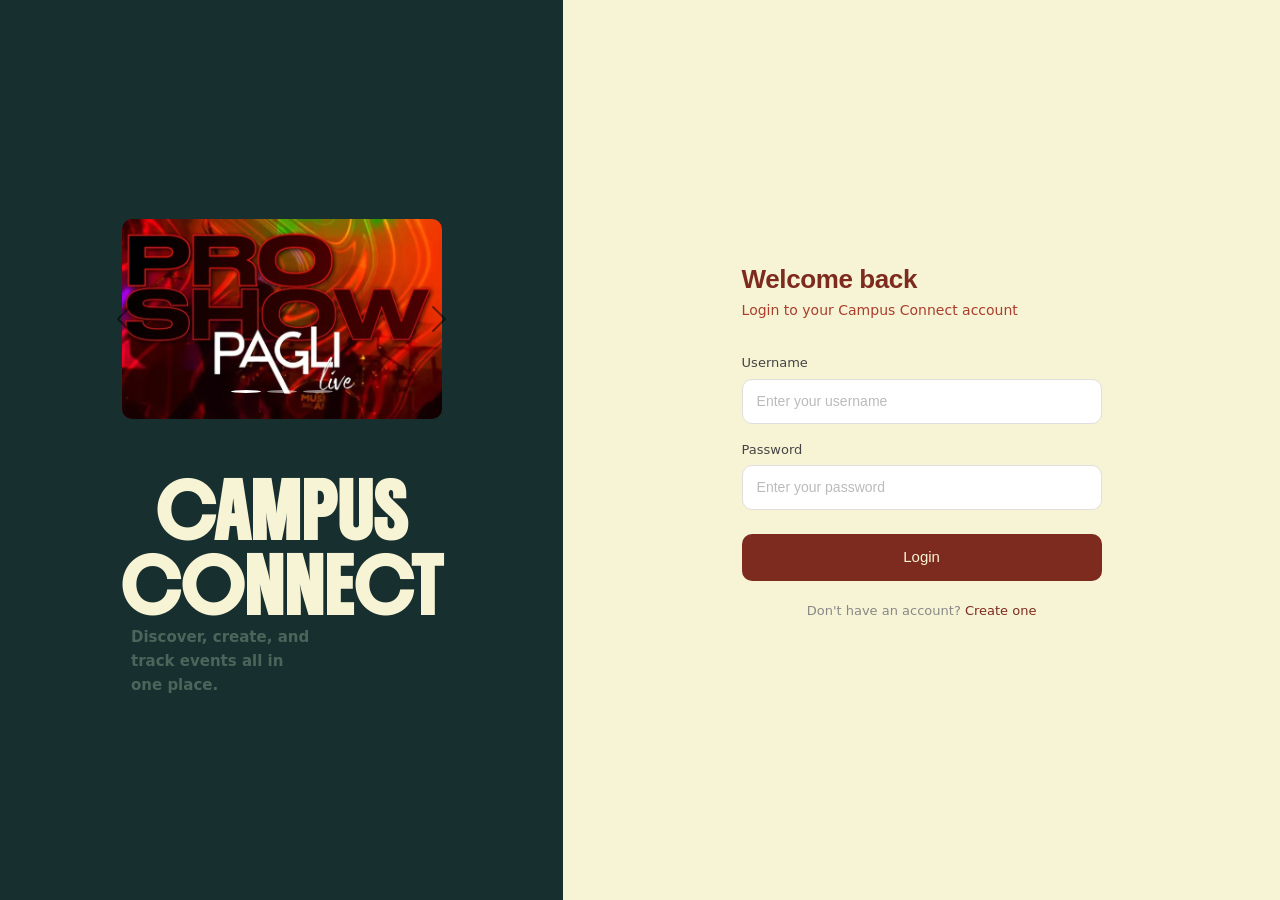
<file: index.html>
<html>
<head>
  <title>CAMPUSCONNECT — LogIn</title>
  <link rel="stylesheet" href="login.css">
   <link rel="preconnect" href="https://fonts.googleapis.com">
  <link rel="preconnect" href="https://fonts.gstatic.com" crossorigin>
  <link href="https://fonts.googleapis.com/css2?family=Boldonse&display=swap" rel="stylesheet">
  <script src="head.js"></script>
  <link rel="stylesheet" href="https://cdnjs.cloudflare.com/ajax/libs/bootstrap/5.3.3/css/bootstrap.min.css"/>
<script src="https://cdnjs.cloudflare.com/ajax/libs/bootstrap/5.3.3/js/bootstrap.bundle.min.js"></script>
</head>
<body>
   <div class="page">
    <div class="left-panel">
      <div class="left-content">
        <div class="brand">
          <span class="brand-name">
                <div class="carousel-wrap">
  <div class="outer">
    
    <div id="myCarousel" class="carousel slide" data-bs-ride="carousel">

      <div class="carousel-indicators">
        <button type="button" data-bs-target="#myCarousel" data-bs-slide-to="0" class="active"></button>
        <button type="button" data-bs-target="#myCarousel" data-bs-slide-to="1"></button>
        <button type="button" data-bs-target="#myCarousel" data-bs-slide-to="2"></button>
      </div>

      <div class="carousel-inner">
        <div class="carousel-item active">
          <img src="pics/c1.png" />
          
        </div>
        <div class="carousel-item">
          <img src="pics/c2.png"/>
          
        </div>
        <div class="carousel-item">
          <img src="pics/c3.png" />
          
        </div>
      </div>

      <button class="carousel-control-prev" type="button" data-bs-target="#myCarousel" data-bs-slide="prev">
        <span class="carousel-control-prev-icon"></span>
        <span class="visually-hidden">Previous</span>
      </button>
      <button class="carousel-control-next" type="button" data-bs-target="#myCarousel" data-bs-slide="next">
        <span class="carousel-control-next-icon"></span>
        <span class="visually-hidden">Next</span>
      </button>
    </div>
  </div>
                </div>
           CAMPUS CONNECT</span>
        </div>
        <p class="tagline-sub">Discover, create, and track events all in one place.</p>
      </div>
    </div>
    <div class="right-panel">
      <div class="form-box">
        <div class="form-header">
          <h2>Welcome back</h2>
          <p>Login to your Campus Connect account</p>
        </div>
        <div class="error-msg" id="errMsg"></div>
        <div class="field">
          <label for="username">Username</label>
          <input type="text" id="username" placeholder="Enter your username" autocomplete="username">
        </div>
        <div class="field">
          <label for="password">Password</label>
          <input type="password" id="password" placeholder="Enter your password" autocomplete="current-password">
        </div>
        <button class="btn-login" id="loginBtn" onclick="handleLogin()">Login </button>
        <p class="register-link">Don't have an account? <a href="#">Create one</a></p>

      </div>
    </div>

  </div>

</body>
</html>
</file>
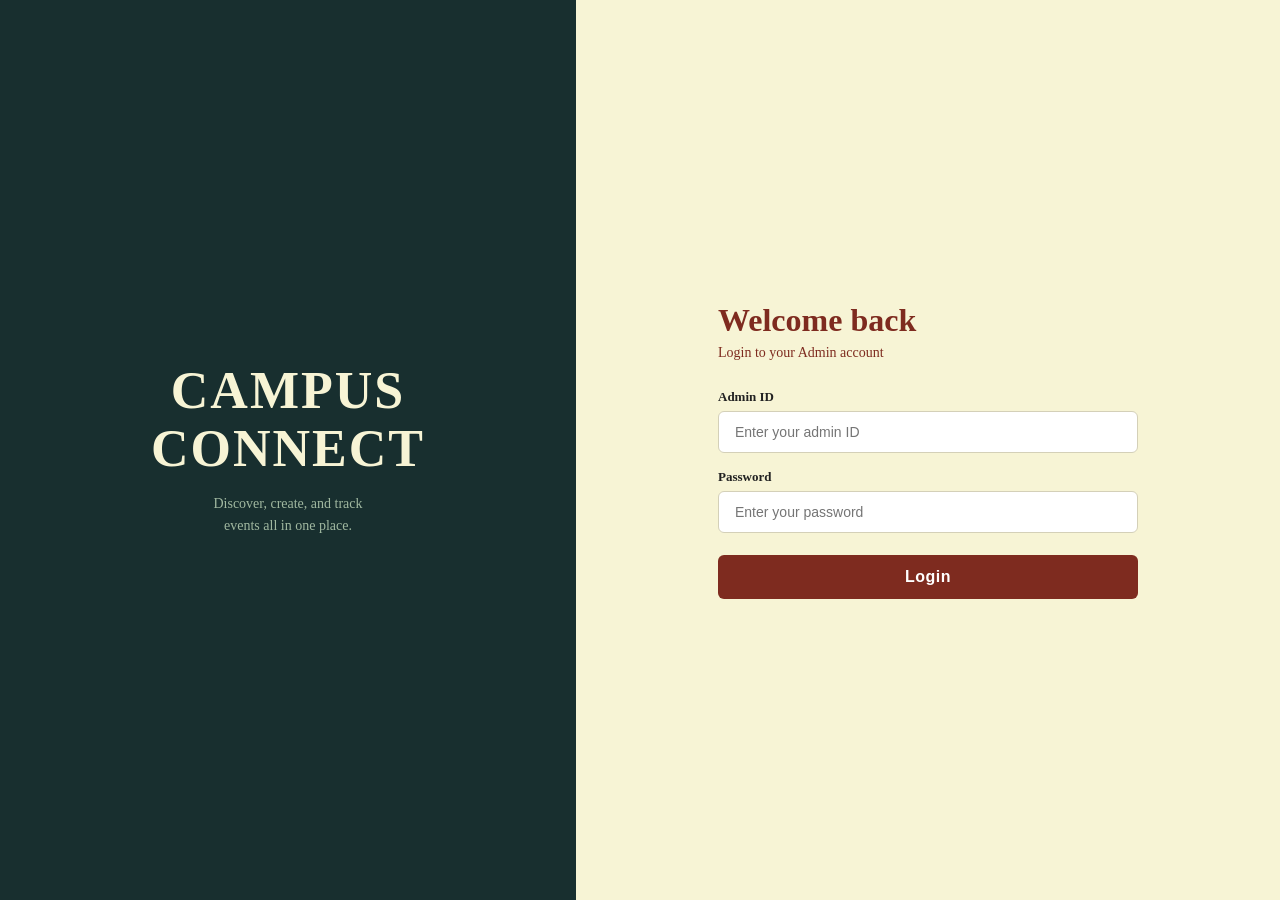
<file: admin.html>
<!DOCTYPE html>
<html >
<head>
  <meta name="viewport" content="width=device-width, initial-scale=1.0"/>
  <title>Campus Connect – Admin</title>
  <link rel="stylesheet" href="admin.css" />
</head>
<body>


  <div id="loginPage" class="page active">
    <div class="left-panel">
      <div class="brand">
        
        <h1 class="brand-name">CAMPUS<br>CONNECT</h1>
        <p class="tagline">Discover, create, and track<br>events all in one place.</p>
      </div>
    </div>

    <div class="right-panel">
      <div class="login-card">
        <h2>Welcome back</h2>
        <p class="sub">Login to your Admin account</p>

        <div id="loginError" class="error-msg hidden">Invalid Admin ID or Password.</div>

        <label for="adminId">Admin ID</label>
        <input type="text" id="adminId" placeholder="Enter your admin ID" />

        <label for="adminPass">Password</label>
        <input type="password" id="adminPass" placeholder="Enter your password" />

        <button id="loginBtn" onclick="handleLogin()">Login</button>

        
      </div>
    </div>
  </div>


  <div id="dashboardPage" class="page">

    <nav class="navbar">
      <span class="nav-brand"> Campus Connect <span class="badge">Admin</span></span>
      <button class="logout-btn" onclick="handleLogout()">Logout</button>
    </nav>

    <div class="dashboard">

      <!-- Add Event Form -->
      <div class="card form-card">
        <h3> Add New Event</h3>
        <div id="formSuccess" class="success-msg hidden">Event added successfully!</div>

        <label for="evtName">Event Name</label>
        <input type="text" id="evtName"  />

        <label for="evtDate">Date</label>
        <input type="date" id="evtDate" />

        <label for="evtTime">Time</label>
        <input type="time" id="evtTime" />

        <label for="evtPlace">Place / Venue</label>
        <input type="text" id="evtPlace" placeholder="e.g. Main Auditorium, Block A" />

        <button onclick="addEvent()">Add Event</button>
      </div>

      
      <div class="card list-card">
        <h3>All Events</h3>
        <div id="eventList">
          <p class="empty-msg">No events added yet.</p>
        </div>
      </div>

    </div>
  </div>

  <script src="admin.js"></script>
</body>
</html>
</file>
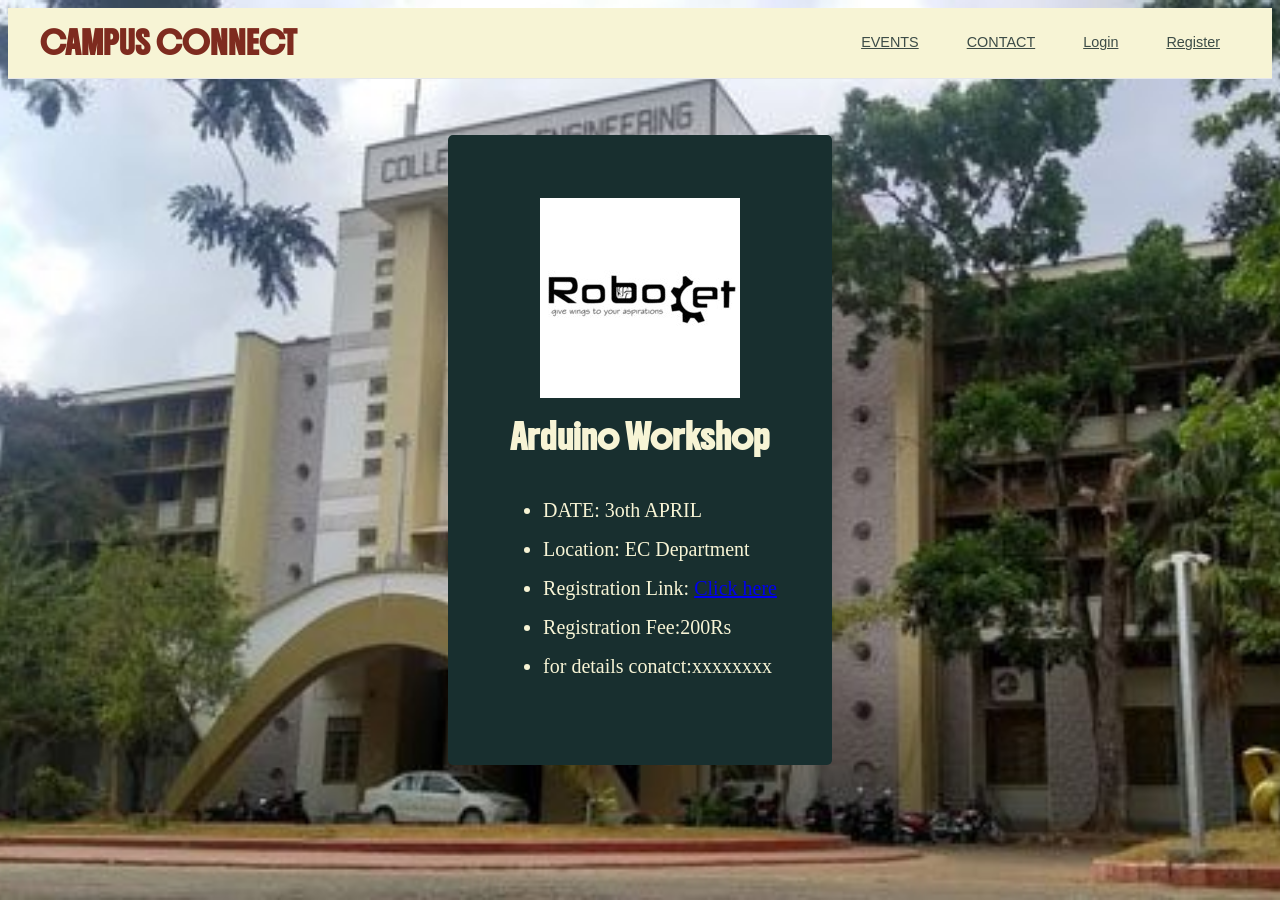
<file: detailed.html>
<!DOCTYPE html>
<html>
    <head>
        <title>
            details-CampusConnect
        </title>
        <link rel="stylesheet" href="maincss.css">
        <link rel="preconnect" href="https://fonts.googleapis.com">
        <link rel="preconnect" href="https://fonts.gstatic.com" crossorigin>
        <link href="https://fonts.googleapis.com/css2?family=Boldonse&display=swap" rel="stylesheet">
        <link href="register.html">
        <link href="login.html">
        
    </head>
    <body>
        <nav>
    <a class="nav-logo">CAMPUS CONNECT</a>
    <div class="nav-actions">
      <a href="events.html" class="btn">EVENTS</a>
      <a href="#footer" class="btn ">CONTACT</a>
      <a href="login.html" class="btn" target="_blank">Login</a>
      <a href="" class="btn ">Register</a>
    </div>
  </nav>
        <section  class='big-card'>
            <div class="card">
                <img src="pics/robo_cet_logo.jpeg" >
                <h1>
                    Arduino Workshop
                </h1>
                <ul class="det-contant">
                    <li style="margin-top: 7px;">
                        DATE: 3oth APRIL
                    </li>
                    <li style="margin-top: 7px;">
                        Location: EC Department
                    </li >
                    <li style="margin-top: 7px;">
                        Registration Link: <a href=" https://docs.google.com/forms/d/e/1FAIpQLSdGf2LfeB-69MWw-7gS46pXbaoQfGP0hWBGDMwsTFzt4XncGQ/viewform?usp=header"> Click here</a>  
                    </li>
                    <li style="margin-top: 7px;">
                        Registration Fee:200Rs
                    </li>
                    <li style="margin-top: 7px;">
                        for details conatct:xxxxxxxx
                    </li>
                </ul>
            </div>
        </section>
</file>
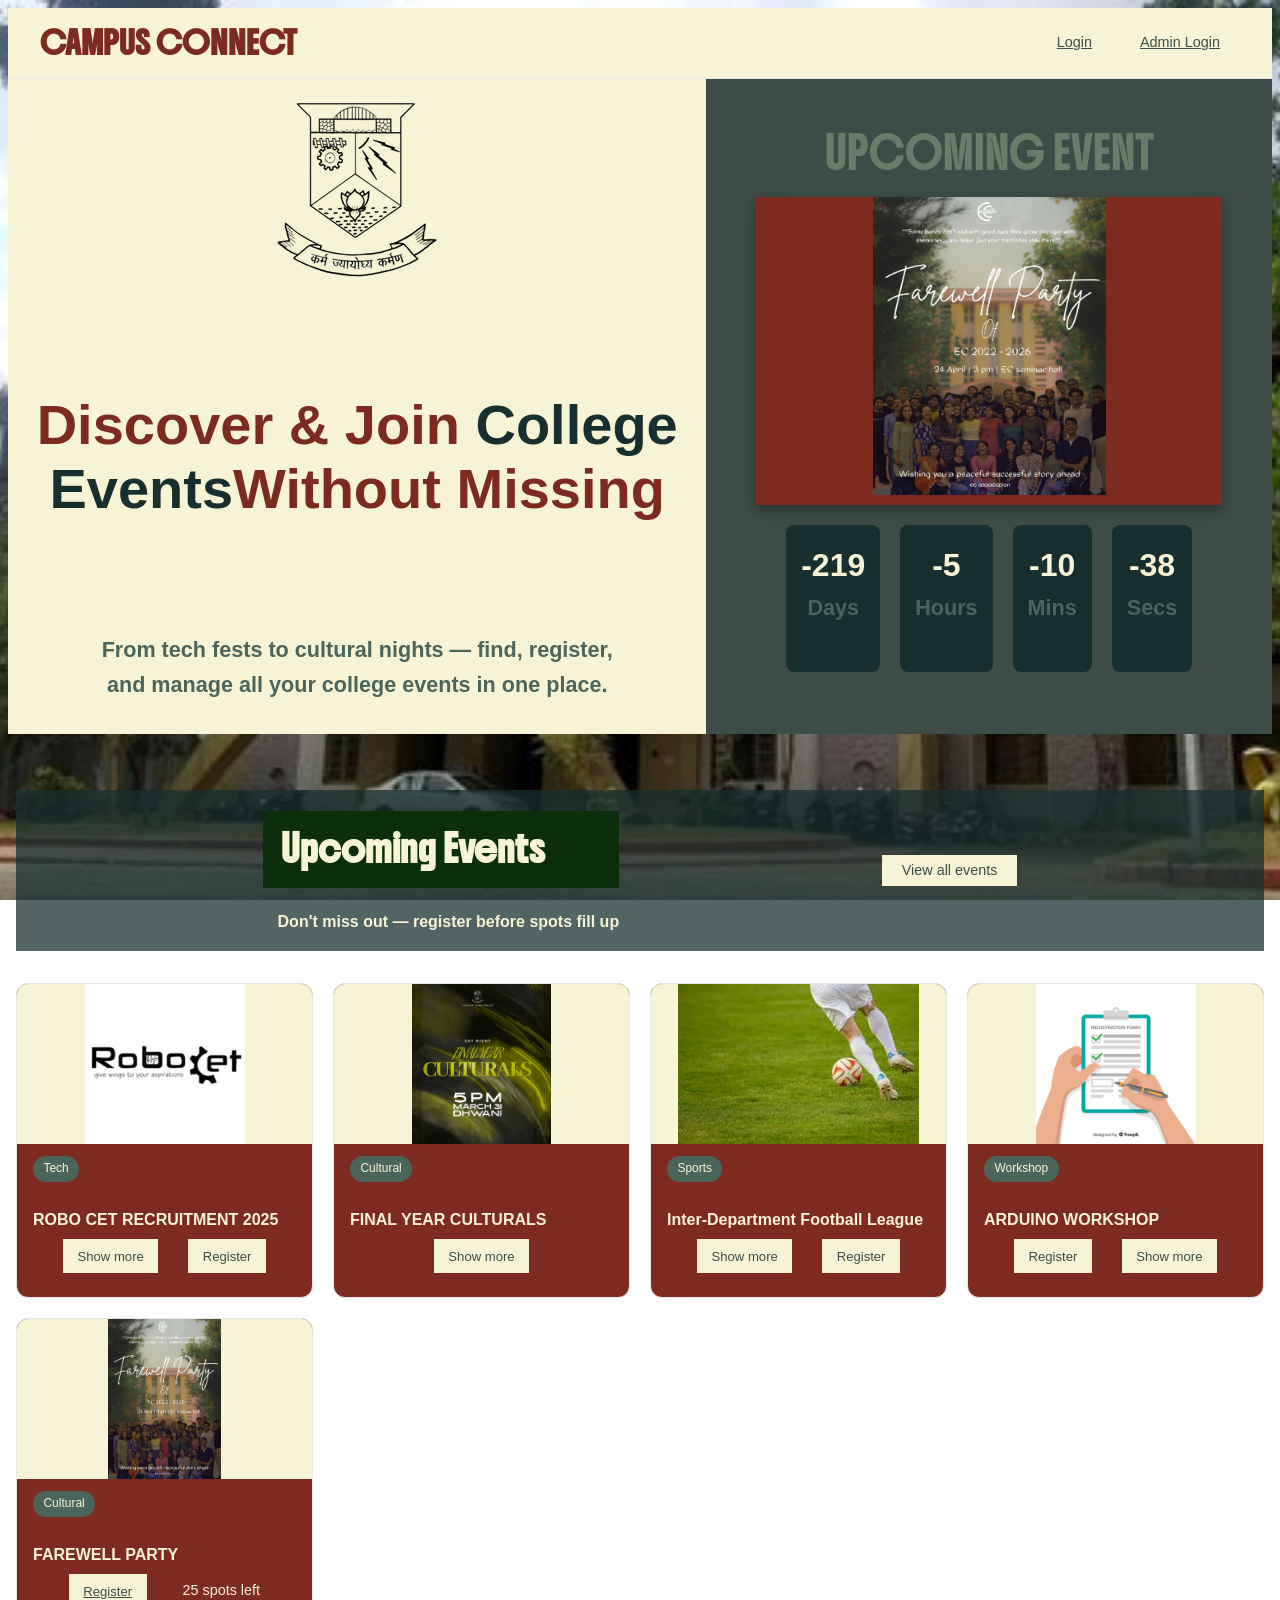
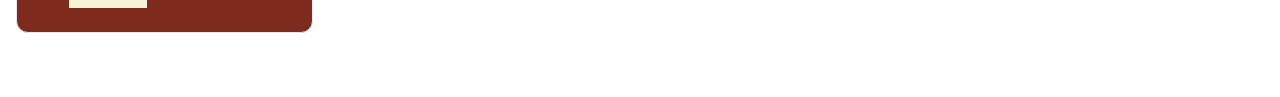
<file: head.html>
<html>
<head>
  <script src="head.js" defer></script>
  <title>College Event Management</title>
  <link rel="stylesheet" href="maincss.css">
  <link rel="preconnect" href="https://fonts.googleapis.com">
  <link rel="preconnect" href="https://fonts.gstatic.com" crossorigin>
  <link href="https://fonts.googleapis.com/css2?family=Boldonse&display=swap" rel="stylesheet">
  <link href="events.html" >
  <link href="login.html">
  <link href="detailed.html">
  <link href="admin.html">
</head>
<body>
  <nav>
    <a class="nav-logo">CAMPUS CONNECT</a>
    <div class="nav-actions">
      <a href="login.html" class="btn" target="_blank">Login</a>
      <a href="admin.html" class="btn ">Admin Login</a>
    </div>
  </nav>
  <section class="hero even-space">
    
    <div class="even-space-column">
      <div>
      <img  src="pics/cetlogo.png">   </div>
       <h1>Discover & Join <span>College Events</span>Without Missing</h1>
      <p>From tech fests to cultural nights — find, register, and manage all your college events in one place.</p>
    </div>
    <DIV class="spcl-event">
      <DIV class="insidespclevent">
         UPCOMING EVENT
      <div class="polaroid">
         <a href="events.html" > <img src="pics/farewell.jpeg" class="img"></a>
      </div>
      </DIV>
     <div class="countdown-container">
     <div class="time-box"><span id="days">00</span><p>Days</p></div>
     <div class="time-box"><span id="hours">00</span><p>Hours</p></div>
     <div class="time-box"><span id="minutes">00</span><p>Mins</p></div>
     <div class="time-box"><span id="seconds">00</span><p>Secs</p></div>
     </div>
    </DIV>
  </section> 
  <section>
    <div class="section-header">
      <div>
        <h1>Upcoming Events</h1>
        <p>Don't miss out — register before spots fill up</p>
      </div>
      <a  class="btn btn-outline"onclick="location.href='events.html'">View all events</a>
    </div>

    <div class="events-grid">

      <div class="event-card">
        <div class="card-img"><img src="pics/robo_cet_logo.jpeg" class="img-cards" ></div>
        <div class="card-body">
          <span class="card-tag">Tech</span>
          <h3>ROBO CET RECRUITMENT 2025</h3>
          <div class="card-footer"> 
            <a class="btn btn-primary" onclick="location.href='detailed.html'">Show more</a>
            <a  class="btn btn-primary">Register</a>
          </div>
        </div>
      </div>

      <div class="event-card">
        <div class="card-img "> <img src="pics/Screenshot 2026-04-11 160916.png" class="img-cards" ></div>
        <div class="card-body">
          <span class="card-tag ">Cultural</span>
          <h3>FINAL YEAR CULTURALS</h3>
          <div class="card-footer">
            <a class="btn btn-primary">Show more</a>

          </div>
        </div>
      </div>

      <div class="event-card">
        <div class="card-img"><img src="pics/foot.jpeg" class="img-cards" > </div>
        <div class="card-body">
          <span class="card-tag ">Sports</span>
          <h3>Inter-Department Football League</h3>
          <div class="card-footer">
            <a class="btn btn-primary">Show more</a>
            <a  class="btn btn-primary">Register</a>
          </div>
        </div>
      </div>

      <div class="event-card">
        <div class="card-img "><div class="card-img"><img src="pics/reg.jpeg" class="img-cards" > </div></div>
        <div class="card-body">
          <span class="card-tag">Workshop</span>
          <h3>ARDUINO WORKSHOP</h3>
          <div class="card-footer">
            <a  class="btn btn-primary">Register</a>
            <a class="btn btn-primary">Show more</a>
          </div>
        </div>
      </div>


      <div class="event-card">
        <div class="card-img"><img src="pics/farewell.jpeg" class="img-cards"> </div>
        <div class="card-body">
          <span class="card-tag ">Cultural</span>
          <h3>FAREWELL PARTY</h3>
          
          <div class="card-footer">
            <a href="register.html" class="btn btn-primary">Register</a>
            <span class="spots">25 spots left</span>
          </div>
        </div>
      </div>

    </div>
  </section>


  <!-- <section  id="categories">
    <div class="section-header">
        <h1>Browse by Category</h1>
    </div>
    <div class="categories-grid">
      <div class="cat-card">
        <h3>Tech</h3>
        <p>8 events</p>
      </div>
      <div class="cat-card">
        <h3>Cultural</h3>
        <p>2 events</p>
      </div>
      <div class="cat-card">
        <h3>Sports</h3>
        <p>1 events</p>
      </div>
      <div class="cat-card">
        <h3>Workshop</h3>
        <p>6 events</p>
      </div>
      <div class="cat-card">
        <h3>Arts</h3>
        <p>9 events</p>
      </div>
      <div class="cat-card">
        <h3>Science</h3>
        <p>1 event</p>
      </div>
    </div>
  </section>

 
  <footer id="footer">
    <div class="footer-top">
      <div class="footer-brand">
        <a class="nav-logo">CAMPUS CONNECT</span></a>
        <p>Your one-stop platform for discovering, registering, and managing all college events.</p>
      </div>
      <div class="footer-col">
        <h5>Quick Links</h5>
        <ul>
          <li><a href="#">Home</a></li>
          <li><a href="events.html">Events</a></li>
          <li><a href="#categories">Categories</a></li>
          <li><a href="login.html">Login</a></li>
          <li><a href="admin.html" > Admin</a></li>
          <li> FOR CONTACTS abcd@gmail.com</li>
        </ul>
      </div>
  </footer>-->

</body>
</html>
</file>
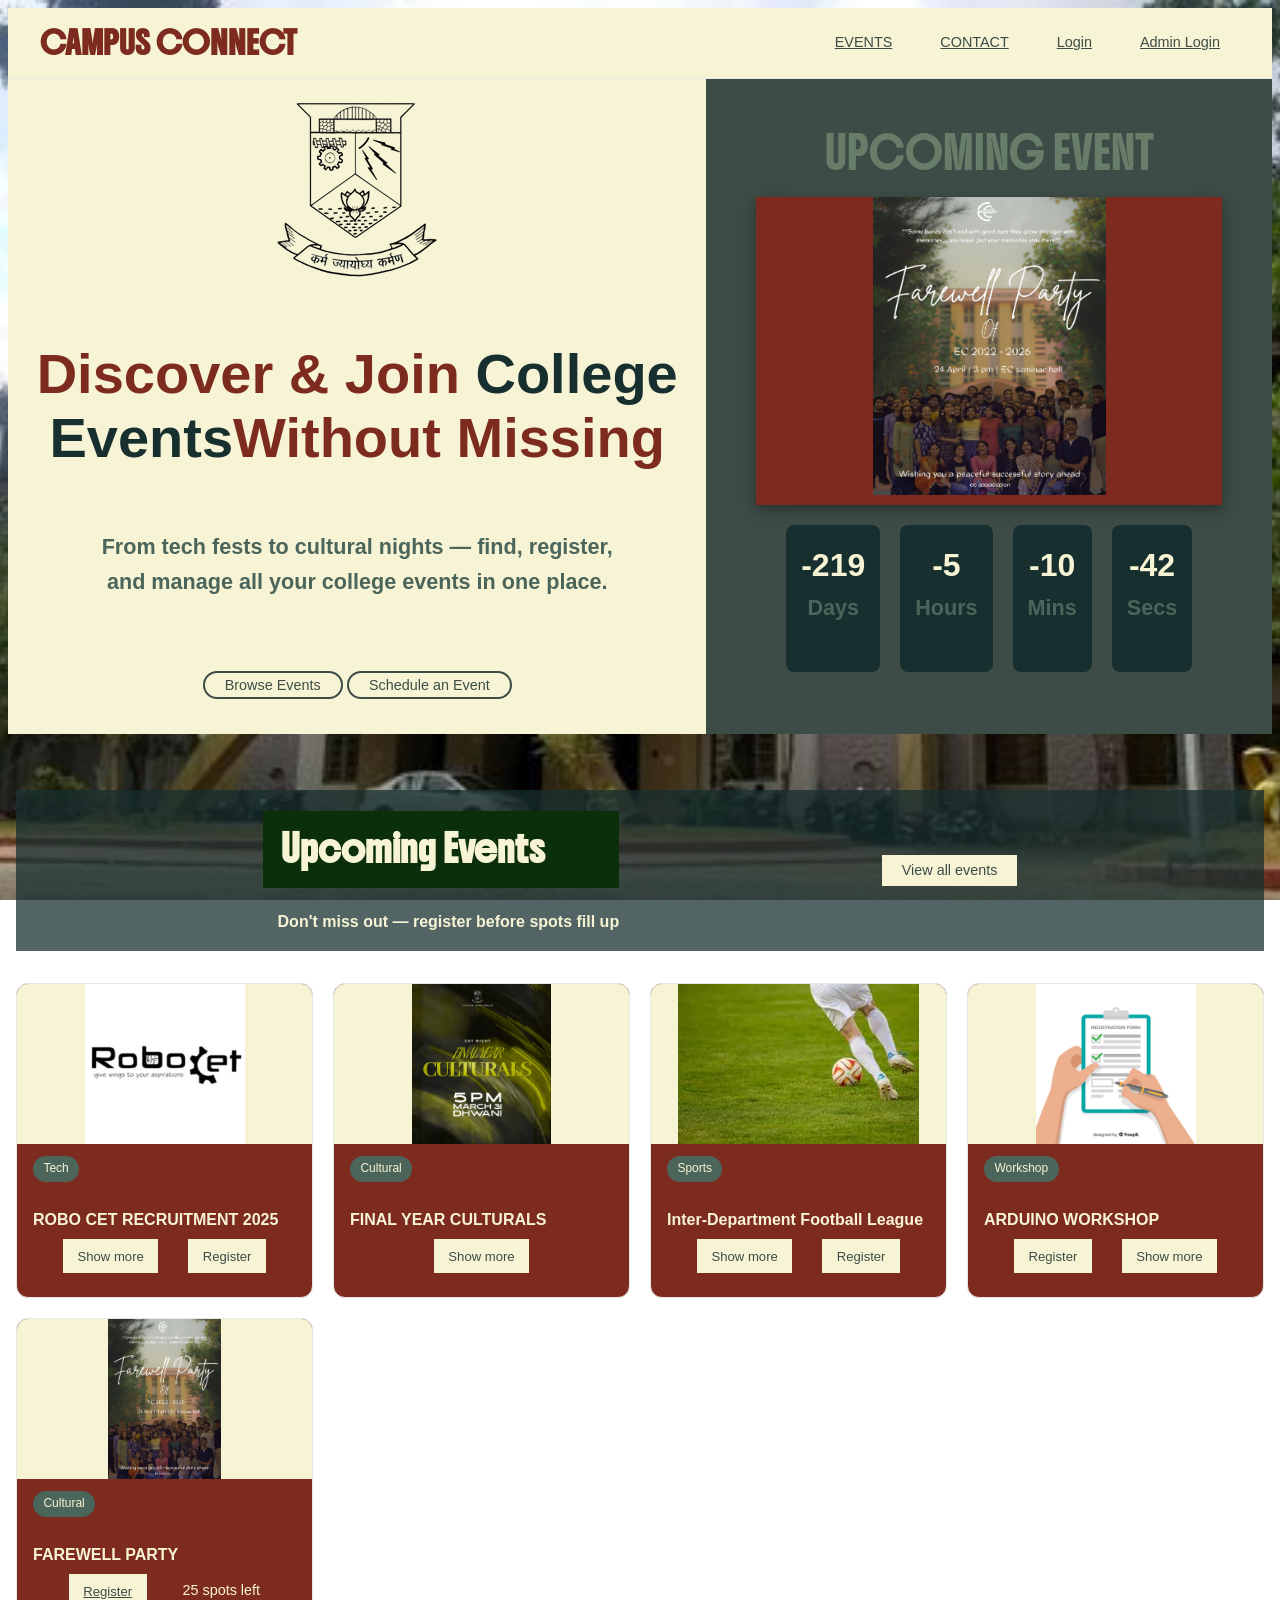
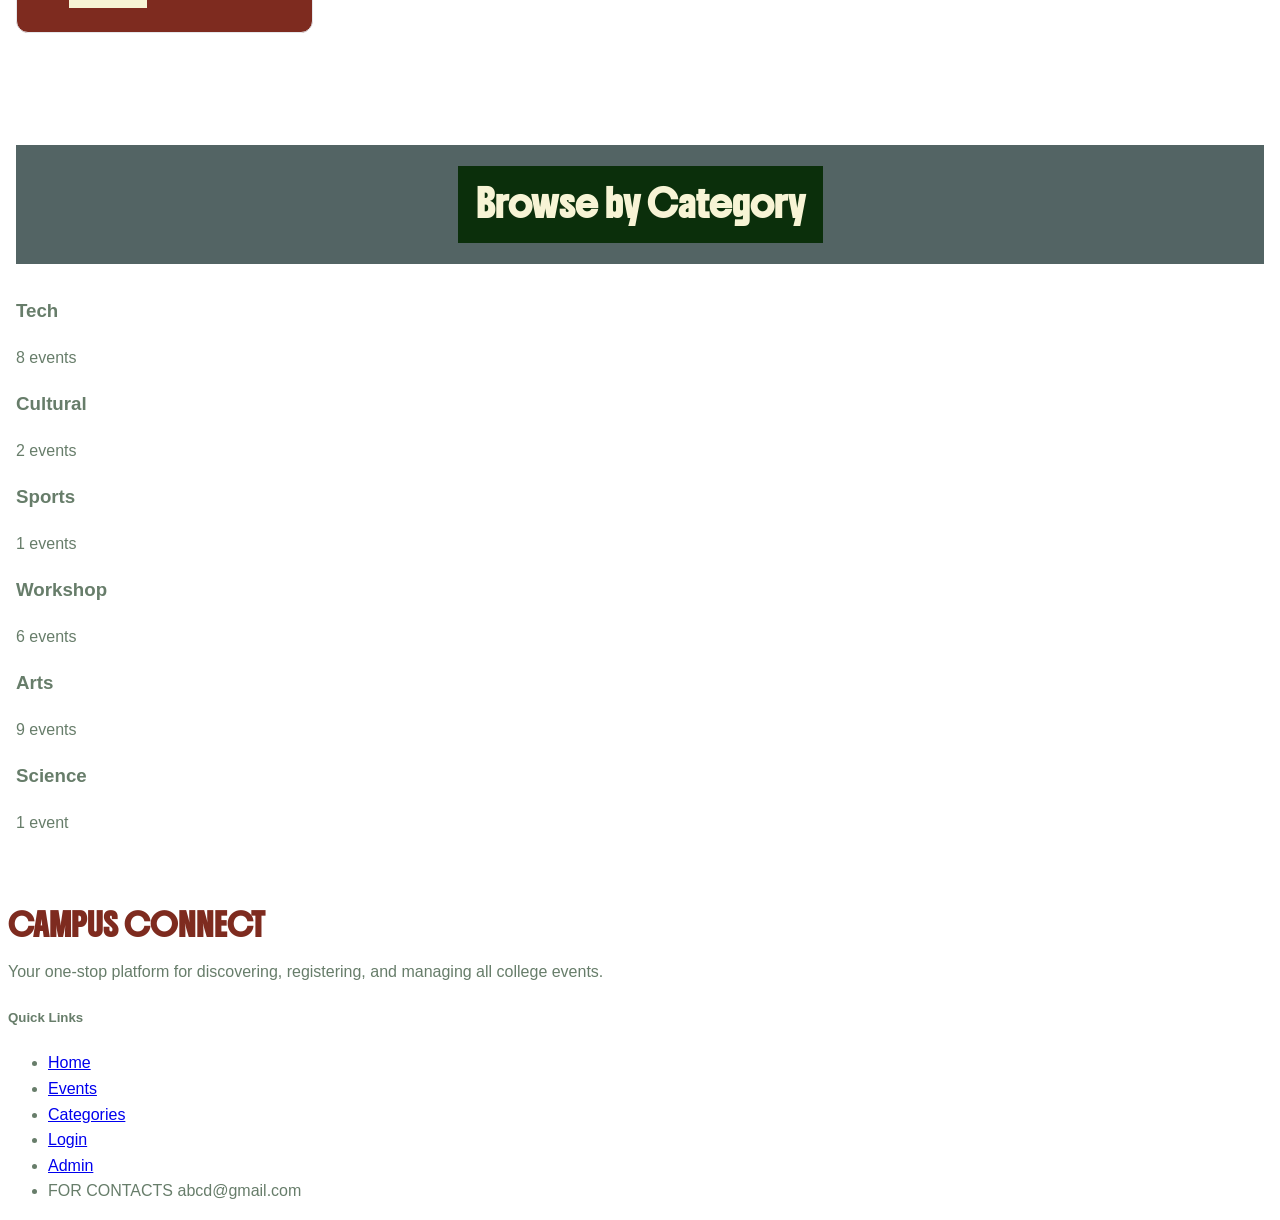
<file: headpage.html>
<html>
<head>
  <script src="head.js" defer></script>
  <title>College Event Management</title>
  <link rel="stylesheet" href="maincss.css">
  <link rel="preconnect" href="https://fonts.googleapis.com">
  <link rel="preconnect" href="https://fonts.gstatic.com" crossorigin>
  <link href="https://fonts.googleapis.com/css2?family=Boldonse&display=swap" rel="stylesheet">
  <link href="events.html" >
  <link href="login.html">
  <link href="detailed.html">
  <link href="admin.html">
</head>
<body>
  <nav>
    <a class="nav-logo">CAMPUS CONNECT</a>
    <div class="nav-actions">
      <a href="events.html" class="btn">EVENTS</a>
      <a href="#footer" class="btn ">CONTACT</a>
      <a href="login.html" class="btn" target="_blank">Login</a>
      <a href="admin.html" class="btn ">Admin Login</a>
    </div>
  </nav>
  <section class="hero even-space">
    
    <div class="even-space-column">
      <div>
      <img  src="pics/cetlogo.png">   </div>
       <h1>Discover & Join <span>College Events</span>Without Missing</h1>
      <p>From tech fests to cultural nights — find, register, and manage all your college events in one place.</p>
      <div>
      <button class="btn btn-border" onclick="location.href='events.html'">Browse Events</button>
      <button class="btn  btn-border " onclick="location.href='admin.html'">Schedule an Event</button>
      </div>
    </div>
    <DIV class="spcl-event">
      <DIV class="insidespclevent">
         UPCOMING EVENT
      <div class="polaroid">
         <a href="events.html" > <img src="pics/farewell.jpeg" class="img"></a>
      </div>
      </DIV>
     <div class="countdown-container">
     <div class="time-box"><span id="days">00</span><p>Days</p></div>
     <div class="time-box"><span id="hours">00</span><p>Hours</p></div>
     <div class="time-box"><span id="minutes">00</span><p>Mins</p></div>
     <div class="time-box"><span id="seconds">00</span><p>Secs</p></div>
     </div>
    </DIV>
  </section> 
  <section>
    <div class="section-header">
      <div>
        <h1>Upcoming Events</h1>
        <p>Don't miss out — register before spots fill up</p>
      </div>
      <a  class="btn btn-outline"onclick="location.href='events.html'">View all events</a>
    </div>

    <div class="events-grid">

      <div class="event-card">
        <div class="card-img"><img src="pics/robo_cet_logo.jpeg" class="img-cards" ></div>
        <div class="card-body">
          <span class="card-tag">Tech</span>
          <h3>ROBO CET RECRUITMENT 2025</h3>
          <div class="card-footer"> 
            <a class="btn btn-primary" onclick="location.href='detailed.html'">Show more</a>
            <a  class="btn btn-primary">Register</a>
          </div>
        </div>
      </div>

      <div class="event-card">
        <div class="card-img "> <img src="pics/Screenshot 2026-04-11 160916.png" class="img-cards" ></div>
        <div class="card-body">
          <span class="card-tag ">Cultural</span>
          <h3>FINAL YEAR CULTURALS</h3>
          <div class="card-footer">
            <a class="btn btn-primary">Show more</a>

          </div>
        </div>
      </div>

      <div class="event-card">
        <div class="card-img"><img src="pics/foot.jpeg" class="img-cards" > </div>
        <div class="card-body">
          <span class="card-tag ">Sports</span>
          <h3>Inter-Department Football League</h3>
          <div class="card-footer">
            <a class="btn btn-primary">Show more</a>
            <a  class="btn btn-primary">Register</a>
          </div>
        </div>
      </div>

      <div class="event-card">
        <div class="card-img "><div class="card-img"><img src="pics/reg.jpeg" class="img-cards" > </div></div>
        <div class="card-body">
          <span class="card-tag">Workshop</span>
          <h3>ARDUINO WORKSHOP</h3>
          <div class="card-footer">
            <a  class="btn btn-primary">Register</a>
            <a class="btn btn-primary">Show more</a>
          </div>
        </div>
      </div>


      <div class="event-card">
        <div class="card-img"><img src="pics/farewell.jpeg" class="img-cards"> </div>
        <div class="card-body">
          <span class="card-tag ">Cultural</span>
          <h3>FAREWELL PARTY</h3>
          
          <div class="card-footer">
            <a href="register.html" class="btn btn-primary">Register</a>
            <span class="spots">25 spots left</span>
          </div>
        </div>
      </div>

    </div>
  </section>


  <section  id="categories">
    <div class="section-header">
        <h1>Browse by Category</h1>
    </div>
    <div class="categories-grid">
      <div class="cat-card">
        <h3>Tech</h3>
        <p>8 events</p>
      </div>
      <div class="cat-card">
        <h3>Cultural</h3>
        <p>2 events</p>
      </div>
      <div class="cat-card">
        <h3>Sports</h3>
        <p>1 events</p>
      </div>
      <div class="cat-card">
        <h3>Workshop</h3>
        <p>6 events</p>
      </div>
      <div class="cat-card">
        <h3>Arts</h3>
        <p>9 events</p>
      </div>
      <div class="cat-card">
        <h3>Science</h3>
        <p>1 event</p>
      </div>
    </div>
  </section>

 
  <footer id="footer">
    <div class="footer-top">
      <div class="footer-brand">
        <a class="nav-logo">CAMPUS CONNECT</span></a>
        <p>Your one-stop platform for discovering, registering, and managing all college events.</p>
      </div>
      <div class="footer-col">
        <h5>Quick Links</h5>
        <ul>
          <li><a href="#">Home</a></li>
          <li><a href="events.html">Events</a></li>
          <li><a href="#categories">Categories</a></li>
          <li><a href="login.html">Login</a></li>
          <li><a href="admin.html" > Admin</a></li>
          <li> FOR CONTACTS abcd@gmail.com</li>
        </ul>
      </div>
  </footer>

</body>
</html>
</file>
<file: login.css>
:root {
      --primary:#182f2f;
      --primary-light: #F7F4D5;
      --primary-dark: #3d4c47;
      --accent:#7e2b1f;
      --text: #677D6A;
      --text-muted: #4b655b;
      --lighter-accent:#a93e2d;
      --white:#F7F4D5;
      --border: #E5E7EB;
      --darker:rgb(11, 47, 11);
      --radius: 12px;
      --radius-sm: 8px;}
      
body {
  font-family: 'DM Sans', sans-serif;
  background: var(--primary-dark);
  min-height: 100vh;
}


.page {
  display: flex;
  min-height: 100vh;
}


.left-panel {
  width: 44%;
  background:var(--primary);
  display: flex;
  align-items: center;
  justify-content: center;
  padding: 3rem 3.5rem;
  position: relative;
}

.carousel-wrap {
    display: flex;
    justify-content: center;
    align-items: center;
    padding: 2rem 0;
  }
  .carousel-inner img {
    width: 320px;
    height: 200px;
    object-fit: cover;
    border-radius: 10px;
    display: block;
    margin: 0 auto;
  }
  .carousel-item {
    text-align: center;
  }
  
 
  
  .carousel-control-prev,
  .carousel-control-next {
    width: 40px;
  }
  .carousel-control-prev-icon,
  .carousel-control-next-icon {
    filter: invert(1) grayscale(1) brightness(0.4);
  }
  .carousel-indicators [data-bs-target] {
    background-color: #888;
    width: 8px;
    height: 8px;
    border-radius: 50%;
    border: none;
  }
  .carousel-indicators .active {
    background-color: #444;
  }
  .outer {
    background: var(--color-background-secondary);
    border-radius: 16px;
    padding: 1.5rem 2.5rem;
    max-width: 460px;
    width: 100%;
    border: 0.5px solid var(--color-border-tertiary);
  }
 

.left-content {
  position: relative;
}


.brand {
  display: flex;
  align-items: center;
}

.brand-name {
  text-align: center;
  font-family: 'BOLDONSE', sans-serif;
  font-size: 50px;
  font-weight: 700;
  color:var(--primary-light);
}


.tagline-sub {
  padding-left: 75px;
  font-size: 15px;
  color:var(--text-muted);
  line-height: 1.6;
  max-width: 260px;
  margin-bottom: 2.5rem;
  font-weight: bolder;
}


.right-panel {
  flex: 1;
  display: flex;
  align-items: center;
  justify-content: center;
  padding: 3rem 2rem;
  background:var(--primary-light);
}

.form-box {
  width: 100%;
  max-width: 360px;
}

/* Form header */
.form-header {
  margin-bottom: 2rem;
}

.form-header h2 {
  font-family: 'Syne', sans-serif;
  font-size: 26px;
  font-weight: 700;
  color: var(--accent);
  margin-bottom: 5px;
  letter-spacing: -0.4px;
}

.form-header p {
  font-size: 14px;
  color: var(--lighter-accent);
}


.error-msg {
  font-size: 13px;
  color: #c0392b;
  background: #fdecea;
  border-radius: 8px;
  padding: 0;
  max-height: 0;
  overflow: hidden;
  transition: max-height 0.2s ease, padding 0.2s ease;
}

.error-msg.visible {
  padding: 10px 14px;
  max-height: 60px;
  margin-bottom: 14px;
}

.field {
  margin-bottom: 16px;
}

.field label {
  display: block;
  font-size: 13px;
  font-weight: 500;
  color: #444;
  margin-bottom: 6px;
}

.field input {
  width: 100%;
  padding: 11px 14px;
  font-size: 14px;
  font-family: 'DM Sans', sans-serif;
  border: 1.5px solid #e0dede;
  border-radius: 10px;
  background: #ffffff;
  color: #1a1a2e;
  outline: none;
  transition: border-color 0.15s, box-shadow 0.15s;
}

.field input::placeholder {
  color: #bbb;
}

.field input:focus {
  border-color: var(--text);
  box-shadow: 0 0 0 5px rgba(0, 49, 6, 0.1);
}


.btn-login {
  width: 100%;
  padding: 12px;
  background: var(--accent);
  color: var(--primary-light);
  border: none;
  border-radius: 10px;
  font-size: 15px;
  font-family: 'DM Sans', sans-serif;
  font-weight: 500;
  cursor: pointer;
  margin-top: 8px;
  margin-bottom: 1.25rem;
  transition: background 0.15s, transform 0.1s;
}

.btn-login:hover {
  background: var(--lighter-accent);
}

.btn-login:active {
  transform: scale(0.98);
}

.btn-login:disabled {
  background: #a09cc8;
  cursor: not-allowed;
}


.register-link {
  text-align: center;
  font-size: 13px;
  color: #888;
}

.register-link a {
  color: var(--accent);
  text-decoration: none;
  font-weight: 500;
}

.register-link a:hover {
  text-decoration: underline;
}


@media (max-width: 700px) {
  .page {
    flex-direction: column;
  }

  .left-panel {
    width: 100%;
    padding: 2rem 1.5rem;
    min-height: 200px;
  }

  .tagline {
    font-size: 26px;
  }

  .brand {
    margin-bottom: 1.5rem;
  }

  .tagline-sub,
  .dots {
    display: none;
  }

  .right-panel {
    padding: 2rem 1.25rem;
  }
}
</file>
<file: admin.css>
:root {
  --dark-teal: #182f2f;
  --cream:#F7F4D5;
  --dark-red: oklab(41.056% 0.101 0.06038);
  --red-hover: #6e1414;
  --white: #ffffff;
  --border: #d4d0b8;
  --text-dark: #222;
  --text-muted: #666;
  --success-bg: #d4edda;
  --success-text: #155724;
  --error-bg: #f8d7da;
  --error-text: #721c24;
}

* {
  margin: 0;
  padding: 0;
  box-sizing: border-box;
}

body {
  font-family: Georgia, 'Times New Roman', serif;
  background: var(--cream);
  color: var(--text-dark);
  min-height: 100vh;
}


.page { display: none; }
.page.active { display: flex; }


#loginPage {
  min-height: 100vh;
  flex-direction: row;
}


.left-panel {
  width: 45%;
  background: var(--dark-teal);
  display: flex;
  align-items: center;
  justify-content: center;
  padding: 60px 40px;
}

.brand {
  text-align: center;
  color: var(--cream);
}

.logo-box {
  font-size: 64px;
  margin-bottom: 20px;
}

.brand-name {
  font-size: 52px;
  font-weight: 900;
  letter-spacing: 2px;
  line-height: 1.1;
  color: var(--cream);
  text-transform: uppercase;
  margin-bottom: 16px;
}

.tagline {
  font-size: 14px;
  color: #a0b8a0;
  line-height: 1.6;
}

.right-panel {
  width: 55%;
  display: flex;
  align-items: center;
  justify-content: center;
  padding: 60px 40px;
  background: var(--cream);
}

.login-card {
  width: 100%;
  max-width: 420px;
}

.login-card h2 {
  font-size: 32px;
  font-weight: 700;
  color: var(--dark-red);
  margin-bottom: 6px;
}

.login-card .sub {
  font-size: 14px;
  color: var(--dark-red);
  margin-bottom: 28px;
}

label {
  display: block;
  font-size: 13px;
  font-weight: 600;
  color: var(--text-dark);
  margin-bottom: 6px;
  margin-top: 16px;
}

input[type="text"],
input[type="password"],
input[type="date"],
input[type="time"] {
  width: 100%;
  padding: 12px 16px;
  border: 1.5px solid var(--border);
  border-radius: 6px;
  font-size: 14px;
  background: var(--white);
  color: var(--text-dark);
  outline: none;
  transition: border-color 0.2s;
}

input:focus {
  border-color: var(--dark-red);
}

button {
  width: 100%;
  padding: 13px;
  margin-top: 22px;
  background: var(--dark-red);
  color: var(--white);
  border: none;
  border-radius: 6px;
  font-size: 16px;
  font-weight: 600;
  cursor: pointer;
  letter-spacing: 0.5px;
  transition: background 0.2s;
}

button:hover {
  background: var(--red-hover);
}

.hint {
  text-align: center;
  font-size: 12px;
  color: var(--text-muted);
  margin-top: 16px;
}

.hidden { display: none !important; }

.error-msg {
  background: var(--error-bg);
  color: var(--error-text);
  border: 1px solid #f5c6cb;
  border-radius: 6px;
  padding: 10px 14px;
  font-size: 13px;
  margin-bottom: 10px;
}

.success-msg {
  background: var(--success-bg);
  color: var(--success-text);
  border: 1px solid #c3e6cb;
  border-radius: 6px;
  padding: 10px 14px;
  font-size: 13px;
  margin-bottom: 10px;
}


.navbar {
  background: var(--dark-teal);
  color: var(--cream);
  padding: 16px 32px;
  display: flex;
  align-items: center;
  justify-content: space-between;
}

.nav-brand {
  font-size: 20px;
  font-weight: 700;
  letter-spacing: 1px;
}

.badge {
  background: var(--dark-red);
  color: var(--white);
  font-size: 11px;
  padding: 2px 8px;
  border-radius: 20px;
  margin-left: 8px;
  vertical-align: middle;
}

.logout-btn {
  width: auto;
  padding: 8px 20px;
  margin-top: 0;
  font-size: 13px;
  border-radius: 4px;
}


#dashboardPage {
  flex-direction: column;
  min-height: 100vh;
}

.dashboard {
  display: flex;
  gap: 28px;
  padding: 32px;
  flex: 1;
  align-items: flex-start;
}


.card {
  background: var(--white);
  border: 1.5px solid var(--border);
  border-radius: 10px;
  padding: 28px;
}

.card h3 {
  font-size: 18px;
  color: var(--dark-red);
  margin-bottom: 16px;
  border-bottom: 1.5px solid var(--border);
  padding-bottom: 10px;
}

.form-card {
  width: 40%;
  min-width: 280px;
}

.list-card {
  flex: 1;
}


.empty-msg {
  color: var(--text-muted);
  font-size: 14px;
  text-align: center;
  padding: 24px 0;
}

.event-item {
  border: 1.5px solid var(--border);
  border-radius: 8px;
  padding: 14px 16px;
  margin-bottom: 12px;
  position: relative;
  background: var(--cream);
}

.event-item h4 {
  font-size: 16px;
  color: var(--dark-teal);
  margin-bottom: 6px;
}

.event-item p {
  font-size: 13px;
  color: var(--text-muted);
  margin: 2px 0;
}


@media (max-width: 768px) {
  #loginPage { flex-direction: column; }
  .left-panel, .right-panel { width: 100%; }
  .left-panel { padding: 40px 24px; }
  .brand-name { font-size: 36px; }
  .dashboard { flex-direction: column; }
  .form-card { width: 100%; }
}
</file>
<file: maincss.css>
:root {
      --primary:#182f2f;
      --primary-light: #F7F4D5;
      --primary-dark: #3d4c47;
      --accent:oklab(41.056% 0.101 0.06038);
      --text: #677D6A;
      --text-muted: #4b655b;
      --lighter-accent:#182f2fbd;
      --white:#F7F4D5;
      --border: #E5E7EB;
      --darker:rgb(11, 47, 11);
      --radius: 12px;
      --radius-sm: 8px;
    }

    body {
      font-family: 'DM Sans', sans-serif;
      background-image: url("pics/cetnw.jpg");
      background-repeat: no-repeat ;
      background-size: cover;
      background-position: center;
      background-attachment: fixed;
      min-height: 100vh;
      color: var(--text);
      line-height: 1.6;
    }

    nav {
      position: sticky;
      top: 0;
      z-index: 100;
      background: var(--white);
      border-bottom: 1px solid var(--border);
      padding: 0 2rem;
      display: flex;
      align-items: center;
      justify-content: space-between;
      height: 70px;
      margin-top: 0px;
      margin-left:0px;
    }

    .nav-logo {
      font-family: "boldonse", sans-serif;
      font-size: 1.4rem;
      font-weight: 700;
      color: var(--accent);
      text-decoration: none;
    }

    .nav-links {
      display: flex;
      gap: 2rem;
      list-style: none;
    }

    .nav-links a {
      text-decoration: none;
      color: var(--text-muted);
      font-size: 0.95rem;
      font-weight: 500;
      transition: color 0.2s;
    }

    .nav-links a:hover { color: var(--primary); }

    .nav-actions {
      display: flex;
      gap: 0.5rem;
      align-items: center;
    }

    .btn {
      padding: 0.25rem 1.25rem;
      font-family: 'DM Sans', sans-serif;
      font-size: 0.9rem;
      font-weight: 500;
      cursor: pointer;
      transition: all 0.2s;
      display: inline-block;
      color: var(--primary-dark);
      background-color:var(--primary-light);
    }

  .btn-border{
    border-color: #182f2f;
    border-color: var(--primary-dark);
    border-radius:15px;
    border-width:2px;
    border-style: solid;
    margin-bottom: 35px;
  }

    .btn:hover {
      background-color: var(--primary);
      color: var(--white);
      text-decoration: underline;
    }


    .hero {
      background: var(--primary-light);
      padding: 5rem 2rem 4rem;
      text-align: center;
      font-size:15px;
    }

    

    .hero h1 {
      font-family: 'Syne', sans-serif;
      font-size: clamp(2rem, 5vw, 3.5rem);
      font-weight: 700;
      color: var(--accent);
      line-height: 1.15;
      max-width: 700px;
      margin: 0 auto 1.25rem;
      padding-top: 0px;
    }

    .hero h1 span {
      color: var(--primary);
    }

    .hero p {
      font-size: 1.35rem;
      font-weight:bold;
      color: var(--text-muted);
      max-width: 520px;
      margin: 0 auto 2rem;
    }

    .even-space{
      padding:0px;
      display: flex;
      justify-content: space-evenly;
    }
    .even-space-column{
      display: flex;
      flex-direction: column;
      justify-content: space-between;
    }
    .spcl-event{

      max-width:40%;
      max-height: 25%;
      background-color: var(--primary-dark);
      padding:30px;
      align-items: center;
    }
    .insidespclevent{
      padding: 20px;
      font-family:"boldonse";
      font-size:30px;

    }
  .polaroid {
    cursor: pointer;
  align-items: center;
  margin-top:20px;
  width: 100%;
  transition: all 0.2sec;
  background-color:var(--accent);
  box-shadow: 0 4px 8px 0 rgba(0, 0, 0, 0.2), 0 6px 20px 0 rgba(0, 0, 0, 0.19);
  }
 .polaroid:hover{
  box-shadow: 0 8px 10px 0 rgba(0, 0, 0, 0.5), 0 10px 30px 0 rgba(0, 0, 0, 0.29);
 }
  .img {width:50%;
    /* padding: 10px; */
    margin-bottom: 10px;
    background-color: #182f2f;
  height:50%;}

 
    
   section {
      padding: 3.5rem 0.5rem;
      margin:0px;
    }

    .section-header {
      margin-left: 0px;
      display: flex;
      align-items:center;
      justify-content: space-evenly;
      margin-bottom: 2rem;
      flex-wrap: wrap;
      gap: 1rem;
      background-color: var(--lighter-accent);
    }

    .section-header h1 {
      font-family: 'boldonse', sans-serif;
      font-size: 1.6rem;
      font-weight: 700;
      background-color: var(--darker);
      color:var(--primary-light);
      align-items: flex-start;
      padding:18px;
      

    }

    .section-header p {
      color: var(--primary-light);
      font-size: 1rem;
      margin-top: 4px;
      font-weight: bolder;
      padding-left: 15px;
    }

    .events-grid {
      display: grid;
      grid-template-columns: repeat(auto-fill, minmax(280px, 1fr));
      gap: 1.25rem;
    }

    .event-card {
      background: var(--accent);
      border: 1px solid var(--border);
      border-radius: var(--radius);
      overflow: hidden;
      transition: transform 0.2s, box-shadow 0.2s;
      cursor: pointer;
    }

    .event-card:hover {
      transform: translateY(-4px);
      box-shadow: 0 8px 24px rgba(67, 56, 202, 0.1);
    }
    .img-cards{
      height:160px;
    }
    .card-img {
      height: 160px;
      background: var(--primary-light);
      display: flex;
      align-items: center;
      justify-content: center;
      font-size: 2.5rem;
      background-repeat: no-repeat;
      
    }

    .card-body {
      padding: 0.75rem 1rem 1.5rem;
    }

    .card-tag {
      display: inline-block;
      padding: 0.2rem 0.65rem;
      border-radius: 999px;
      font-size: 0.75rem;
      font-weight: 500;
      margin-bottom: 0.6rem;
      background: var(--text-muted);
      color: var(--primary-light);
    }

    
    .card-body h3 {
      font-family: 'Syne', sans-serif;
      font-size: 1rem;
      font-weight: 600;
      margin-bottom: 0.4rem;
      color:var(--primary-light);
    }

    

    .card-footer {
      display: flex;
      align-items: center;
      justify-content: space-evenly;
    }

    .card-footer .btn {
      padding: 0.4rem 0.9rem;
      font-size: 0.82rem;
    }

    .spots {
      font-size: 0.9rem;
      color: var(--primary-light);
    }

    /*.categories-grid {
      display: grid;
      grid-template-columns: repeat(auto-fill, minmax(200px, 1fr));
      gap: 1rem;
    }

    .cat-card {
      background: var(--white);
      border: 3px solid var(--primary);
      border-radius: var(--radius);
      padding: 1.5rem 1rem;
      text-align: center;
      cursor: pointer;
      transition: all 0.2s;
    }

    .cat-card:hover {
      border-color: var(--primary);
      background: var(--primary-dark);
      color: var(--primary-light);
    }


    .cat-card h3 {
      font-size: 0.9rem;
      font-weight: 500;
    
    }
    

    .cat-card p {
      font-size: 0.78rem;
      /* color: var(--text-muted); */
      /* margin-top: 2px;
    }

    footer {
      background: var(--primary-dark);
      color:var(--text-muted);
      padding: 2.5rem 2rem 1.5rem;
    }

    .footer-top {
      display: grid;
      grid-template-columns: 2fr 1fr 1fr;
      gap: 2rem;
      margin-bottom: 2rem;
      padding-bottom: 2rem;
      border-bottom: 1px solid rgba(255,255,255,0.1);
    }

    .footer-brand .nav-logo {
      color: var(--white);
      display: block;
      margin-bottom: 0.75rem;
    }

    .footer-brand p {
      font-size: 0.88rem;
      color: rgba(255,255,255,0.55);
      line-height: 1.6;
    }

    .footer-col h5 {
      font-family: 'Syne', sans-serif;
      font-size: 0.85rem;
      font-weight: 600;
      color: var(--white);
      margin-bottom: 0.75rem;
      text-transform: uppercase;
      letter-spacing: 0.06em;
    }

    .footer-col ul {
      list-style: none;
      display: flex;
      flex-direction: column;
      gap: 0.4rem;
    }

    .footer-col a {
      font-size: 0.88rem;
      color: rgba(255,255,255,0.55);
      text-decoration: none;
      transition: color 0.2s;
    }

    .footer-col a:hover { color: var(--white); }

    .footer-bottom {
      display: flex;
      justify-content: space-between;
      align-items: center;
      font-size: 0.8rem;
      color: rgba(255,255,255,0.4);
      flex-wrap: wrap;
      gap: 0.5rem;
    }

   */
   @media (max-width: 768px) {
      .nav-links { display: none; }
      .stats-bar { grid-template-columns: repeat(2, 1fr); }
      .footer-top { grid-template-columns: 1fr; }
    }

 .countdown-container {
  display: flex;
  gap: 20px;
  justify-content: center;
  font-family: Arial, sans-serif;
}
.time-box {
  background: var(--primary);
  color:var(--primary-light);
  padding: 15px;
  border-radius: 8px;
  text-align: center;
  max-width: 90px;
}
.time-box span {
  font-size: 2rem;
  font-weight: bold;
  display: block;
}
.card{
    width:30%;
    background-color: var(--primary);
    border-radius: 5px;
    height:70%;
  position: absolute;
  top: 50%;
  left: 50%;
  transform: translate(-50%, -50%);
  align-items: center;
  display: flex;
  flex-direction: column;
  justify-content: center;
  overflow: hidden;
  transition: box-shadow 0.2s;
  font-family: "boldonse";
 
}

.card h1{
    color: var(--primary-light);
}
.det-contant{
    font-size: 20px;
    margin-top: 10px;
    font-family: 'Times New Roman', Times, serif;
    color: var(--white);
}
    

.card:hover {
    box-shadow: 0 0 0 2px rgb(3, 15, 3);
}  */ */
</file>
